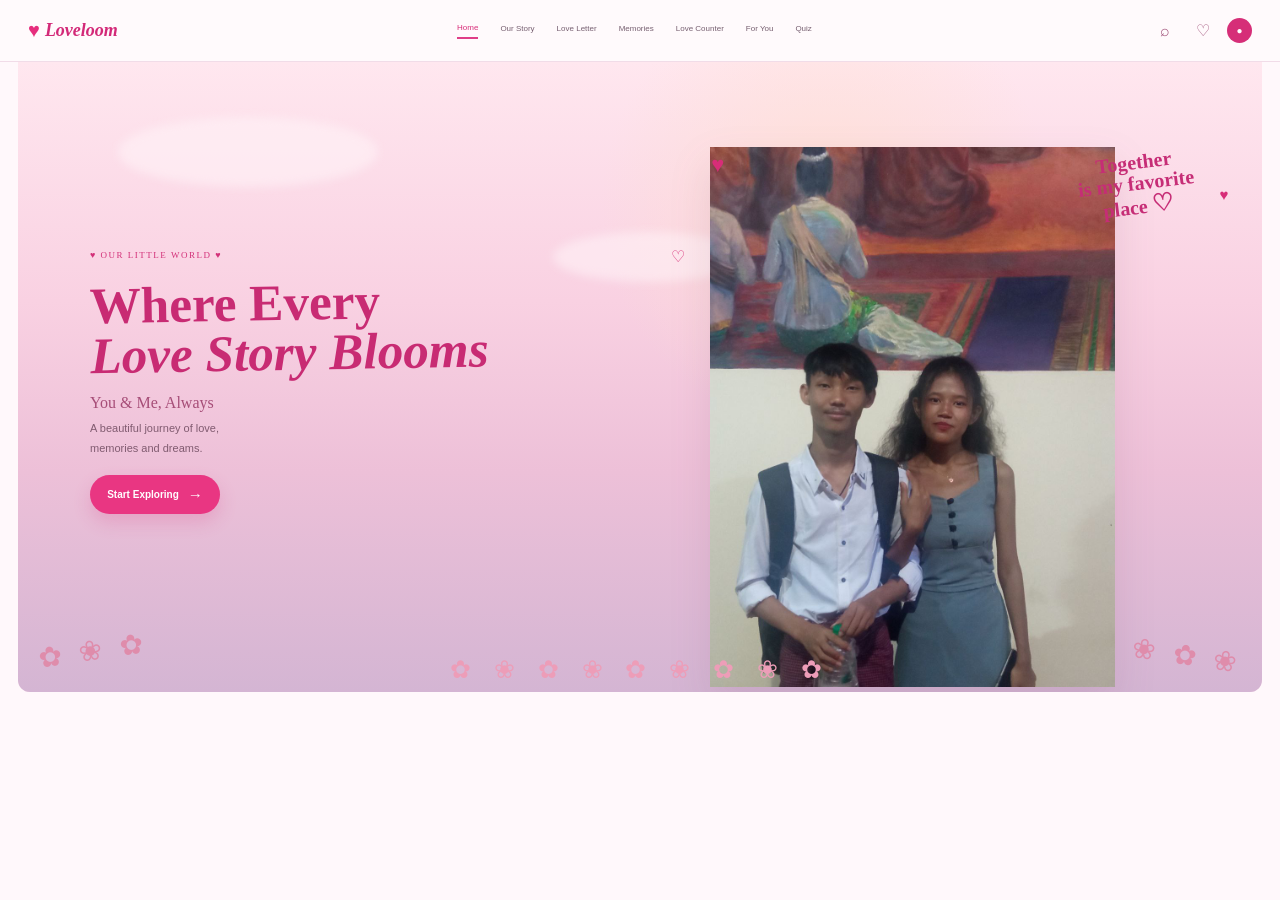
<file: index.html>
<!doctype html>
<html lang="en">
  <head>
    <meta charset="UTF-8" />
    <meta name="viewport" content="width=device-width, initial-scale=1.0" />
    <title>Loveloom | Home</title>
    <link rel="stylesheet" href="style.css" />
  </head>

  <body class="home-body">
    <div class="home-page">
      <header class="home-navbar">
        <a href="index.html" class="home-logo">
          <span class="home-logo-heart">♥</span>
          <span class="home-logo-text">Loveloom</span>
        </a>

        <nav class="home-nav">
          <a href="index.html" class="home-nav-link home-nav-active"> Home </a>

          <a href="ourstory.html" class="home-nav-link"> Our Story </a>

          <a href="loveletter.html" class="home-nav-link"> Love Letter </a>

          <a href="memories.html" class="home-nav-link"> Memories </a>

          <a href="lovecounter.html" class="home-nav-link"> Love Counter </a>

          <a href="foryou.html" class="home-nav-link"> For You </a>

          <a href="quiz.html" class="home-nav-link"> Quiz </a>
        </nav>

        <div class="home-nav-actions">
          <button class="home-icon-button" id="homeSearchButton">⌕</button>

          <button class="home-icon-button" id="homeHeartButton">♡</button>

          <button class="home-profile-button">●</button>
        </div>

        <button class="home-mobile-button" id="homeMobileButton">☰</button>
      </header>

      <main class="home-main">
        <section class="home-hero">
          <div class="home-hero-background"></div>

          <div class="home-cloud home-cloud-one"></div>
          <div class="home-cloud home-cloud-two"></div>
          <div class="home-cloud home-cloud-three"></div>

          <div class="home-hero-content">
            <div class="home-hero-text">
              <div class="home-mini-title">♥ OUR LITTLE WORLD ♥</div>

              <h1 class="home-hero-title">
                Where Every
                <span>Love Story Blooms</span>
              </h1>

              <p class="home-hero-subtitle">You & Me, Always</p>

              <p class="home-hero-description">
                A beautiful journey of love,<br />
                memories and dreams.
              </p>

              <a href="ourstory.html" class="home-start-button">
                <span>Start Exploring</span>
                <span class="home-button-arrow">→</span>
              </a>
            </div>

            <div class="home-hero-right">
              <div class="home-script-text">
                Together<br />
                is my favorite<br />
                place
                <span>♡</span>
              </div>

              <div class="home-heart home-heart-one">♥</div>

              <div class="home-heart home-heart-two">♡</div>

              <div class="home-heart home-heart-three">♥</div>

              <div class="home-couple-frame">
                <div class="home-couple-image-wrap">
                  <img
                    src="image/img2.jpg"
                    alt="Loveloom couple"
                    class="home-couple-image"
                  />
                </div>
              </div>
            </div>
          </div>

          <div class="home-flower-decoration home-flower-left">✿ ❀ ✿</div>

          <div class="home-flower-decoration home-flower-right">❀ ✿ ❀</div>

          <div class="home-bottom-flower">✿ ❀ ✿ ❀ ✿ ❀ ✿ ❀ ✿</div>
        </section>
      </main>
    </div>

    <div class="home-search-popup" id="homeSearchPopup">
      <div class="home-popup-box">
        <button class="home-popup-close" id="homeSearchClose">×</button>

        <div class="home-popup-icon">⌕</div>

        <h2 class="home-popup-title">Find a Memory</h2>

        <p class="home-popup-text">
          Search something special in our little world.
        </p>

        <div class="home-search-box">
          <input
            type="text"
            id="homeSearchInput"
            class="home-search-input"
            placeholder="Search..."
          />

          <button class="home-search-submit" id="homeSearchSubmit">
            Search
          </button>
        </div>

        <div class="home-search-result" id="homeSearchResult"></div>
      </div>
    </div>

    <div class="home-heart-message" id="homeHeartMessage">
      <div class="home-heart-message-box">
        <span class="home-message-heart">♥</span>
        <p class="home-message-text">You are my favorite place.</p>
      </div>
    </div>

    <script src="script.js"></script>
  </body>
</html>
</file>
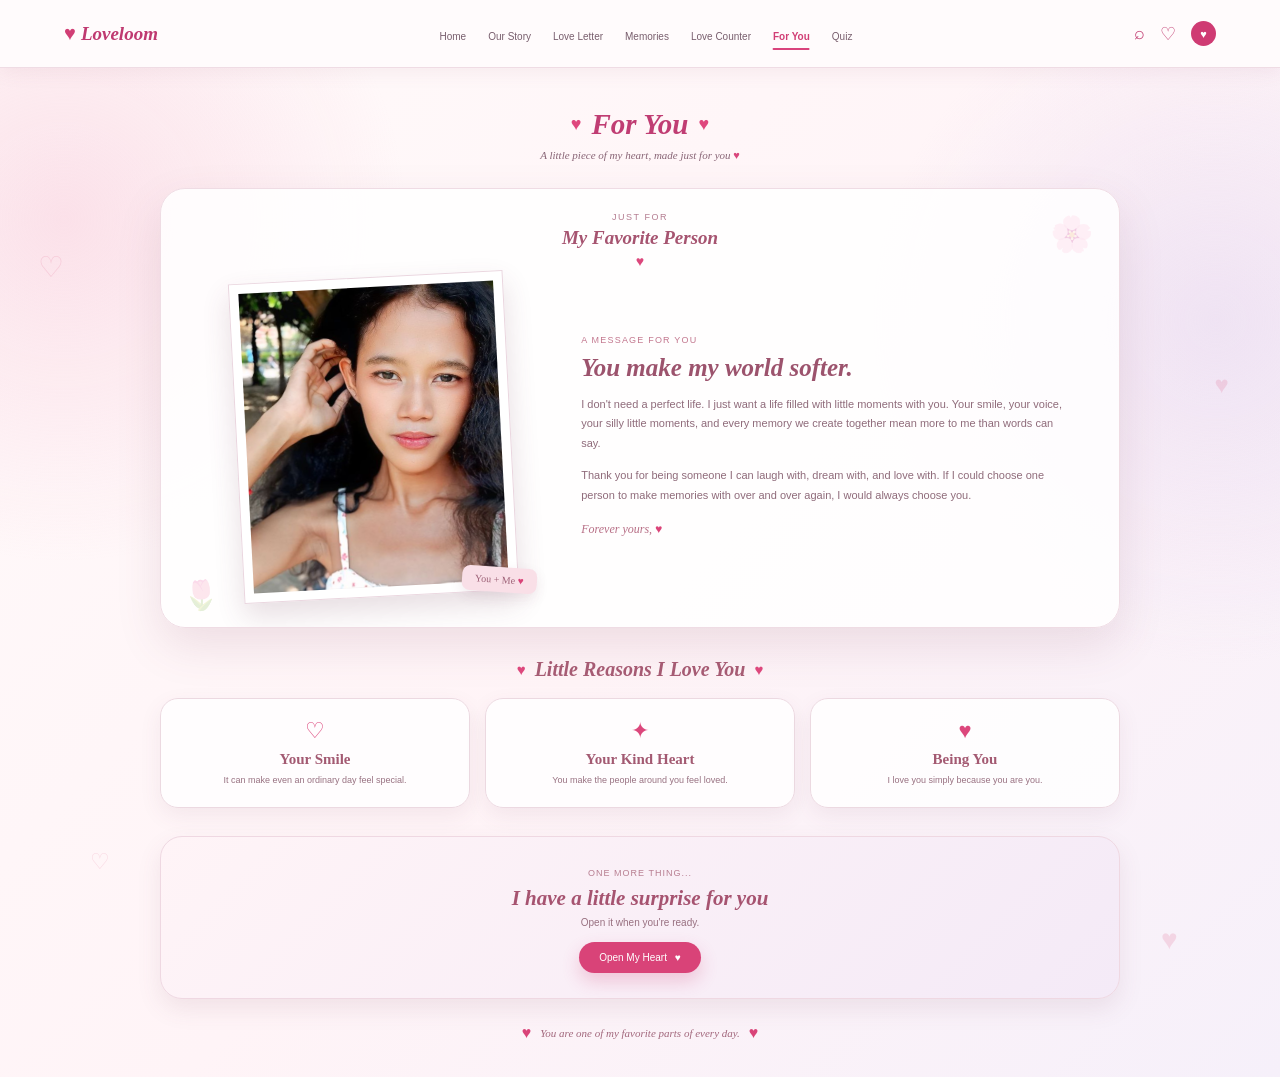
<file: foryou.html>
<!doctype html>
<html lang="en">
  <head>
    <meta charset="UTF-8" />
    <meta name="viewport" content="width=device-width, initial-scale=1.0" />
    <title>For You | Loveloom</title>
    <link rel="stylesheet" href="foryou.css" />
  </head>

  <body class="foryou-body">
    <nav class="foryou-navbar">
      <div class="foryou-logo">
        <span class="foryou-logo-heart">♥</span>
        <span class="foryou-logo-text">Loveloom</span>
      </div>

      <div class="foryou-nav-links" id="foryouNavLinks">
        <a class="foryou-nav-link" href="index.html">Home</a>
        <a class="foryou-nav-link" href="ourstory.html">Our Story</a>
        <a class="foryou-nav-link" href="loveletter.html">Love Letter</a>
        <a class="foryou-nav-link" href="memories.html">Memories</a>
        <a class="foryou-nav-link" href="lovecounter.html">Love Counter</a>
        <a class="foryou-nav-link foryou-nav-active" href="foryou.html"
          >For You</a
        >
        <a class="foryou-nav-link" href="quiz.html">Quiz</a>
      </div>

      <div class="foryou-nav-right">
        <span class="foryou-search">⌕</span>
        <span class="foryou-nav-heart">♡</span>
        <span class="foryou-user">♥</span>
      </div>

      <button class="foryou-menu" id="foryouMenu" type="button">☰</button>
    </nav>

    <main class="foryou-main">
      <div class="foryou-bg-heart foryou-bg-heart-one">♡</div>
      <div class="foryou-bg-heart foryou-bg-heart-two">♥</div>
      <div class="foryou-bg-heart foryou-bg-heart-three">♡</div>
      <div class="foryou-bg-heart foryou-bg-heart-four">♥</div>

      <section class="foryou-header">
        <div class="foryou-title-row">
          <span class="foryou-title-heart">♥</span>

          <h1 class="foryou-title">For You</h1>

          <span class="foryou-title-heart">♥</span>
        </div>

        <p class="foryou-subtitle">
          A little piece of my heart, made just for you
          <span class="foryou-subtitle-heart">♥</span>
        </p>
      </section>

      <section class="foryou-main-card">
        <div class="foryou-flower foryou-flower-one">🌸</div>

        <div class="foryou-flower foryou-flower-two">🌷</div>

        <div class="foryou-card-top">
          <span class="foryou-card-small"> Just for </span>

          <h2 class="foryou-card-title">My Favorite Person</h2>

          <span class="foryou-card-heart"> ♥ </span>
        </div>

        <div class="foryou-photo-area">
          <div class="foryou-photo-frame">
            <img
              class="foryou-photo"
              src="image/img4.jpg"
              alt="My Favorite Person"
            />
          </div>

          <div class="foryou-photo-note">
            You + Me
            <span>♥</span>
          </div>
        </div>

        <div class="foryou-message-area">
          <span class="foryou-message-label"> A message for you </span>

          <h2 class="foryou-message-title">You make my world softer.</h2>

          <p class="foryou-message-text">
            I don't need a perfect life. I just want a life filled with little
            moments with you. Your smile, your voice, your silly little moments,
            and every memory we create together mean more to me than words can
            say.
          </p>
          <p class="foryou-message-text">
            Thank you for being someone I can laugh with, dream with, and love
            with. If I could choose one person to make memories with over and
            over again, I would always choose you.
          </p>

          <div class="foryou-signature">
            Forever yours,
            <span>♥</span>
          </div>
        </div>
      </section>

      <section class="foryou-reasons">
        <div class="foryou-section-heading">
          <span class="foryou-heading-heart">♥</span>

          <h2 class="foryou-section-title">Little Reasons I Love You</h2>

          <span class="foryou-heading-heart">♥</span>
        </div>

        <div class="foryou-reasons-grid">
          <div class="foryou-reason-card">
            <span class="foryou-reason-icon">♡</span>
            <h3 class="foryou-reason-title">Your Smile</h3>
            <p class="foryou-reason-text">
              It can make even an ordinary day feel special.
            </p>
          </div>

          <div class="foryou-reason-card">
            <span class="foryou-reason-icon">✦</span>
            <h3 class="foryou-reason-title">Your Kind Heart</h3>
            <p class="foryou-reason-text">
              You make the people around you feel loved.
            </p>
          </div>

          <div class="foryou-reason-card">
            <span class="foryou-reason-icon">♥</span>
            <h3 class="foryou-reason-title">Being You</h3>
            <p class="foryou-reason-text">
              I love you simply because you are you.
            </p>
          </div>
        </div>
      </section>

      <section class="foryou-surprise-section">
        <div class="foryou-surprise-card">
          <span class="foryou-surprise-small"> One more thing... </span>

          <h2 class="foryou-surprise-title">
            I have a little surprise for you
          </h2>

          <p class="foryou-surprise-text">Open it when you're ready.</p>

          <button
            class="foryou-surprise-button"
            id="foryouSurpriseButton"
            type="button"
          >
            <span>Open My Heart</span>
            <span>♥</span>
          </button>
        </div>
      </section>

      <section class="foryou-bottom">
        <span class="foryou-bottom-heart">♥</span>

        <p class="foryou-bottom-text">
          You are one of my favorite parts of every day.
        </p>

        <span class="foryou-bottom-heart">♥</span>
      </section>
    </main>

    <div class="foryou-popup" id="foryouPopup">
      <div class="foryou-popup-box">
        <button class="foryou-popup-close" id="foryouPopupClose" type="button">
          ×
        </button>

        <div class="foryou-popup-heart">♥</div>

        <span class="foryou-popup-small"> If you ever forget... </span>

        <h2 class="foryou-popup-title">You Are Loved</h2>

        <p class="foryou-popup-text">
          More than yesterday, less than tomorrow.
        </p>
        <p class="foryou-popup-text">
          No matter where life takes us, there will always be a little place in
          my heart that belongs only to you.
        </p>

        <div class="foryou-popup-ending">Always you ♥</div>
      </div>
    </div>

    <script src="foryou.js"></script>
  </body>
</html>
</file>
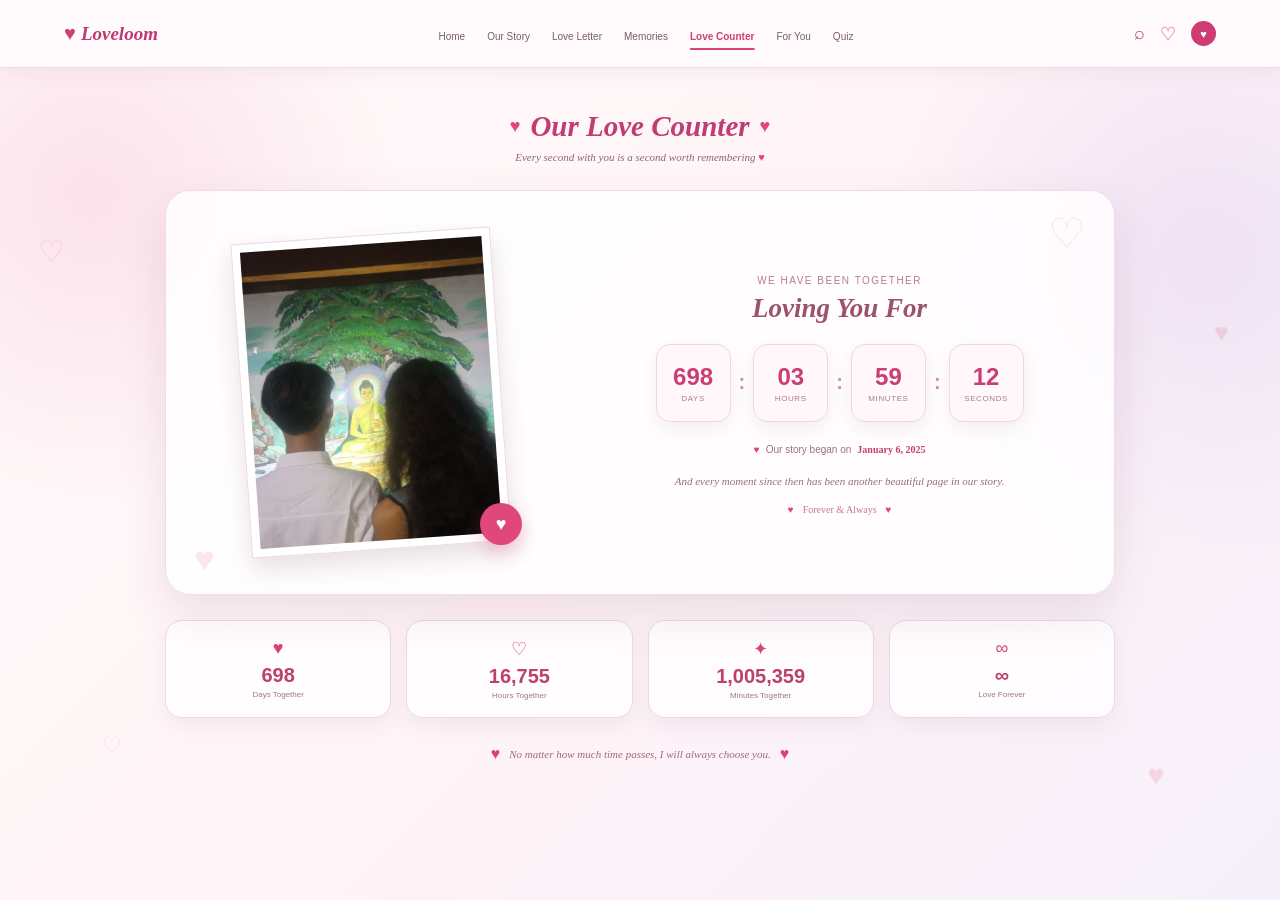
<file: lovecounter.html>
<!doctype html>
<html lang="en">
  <head>
    <meta charset="UTF-8" />
    <meta name="viewport" content="width=device-width, initial-scale=1.0" />
    <title>Love Counter | Loveloom</title>
    <link rel="stylesheet" href="lovercounter.css" />
  </head>

  <body class="lovecounter-body">
    <nav class="lovecounter-navbar">
      <div class="lovecounter-logo">
        <span class="lovecounter-logo-heart">♥</span>
        <span class="lovecounter-logo-text">Loveloom</span>
      </div>

      <div class="lovecounter-nav-links" id="lovecounterNavLinks">
        <a class="lovecounter-nav-link" href="index.html">Home</a>
        <a class="lovecounter-nav-link" href="ourstory.html">Our Story</a>
        <a class="lovecounter-nav-link" href="loveletter.html">Love Letter</a>
        <a class="lovecounter-nav-link" href="memories.html">Memories</a>
        <a
          class="lovecounter-nav-link lovecounter-nav-active"
          href="lovecounter.html"
          >Love Counter</a
        >
        <a class="lovecounter-nav-link" href="foryou.html">For You</a>
        <a class="lovecounter-nav-link" href="quiz.html">Quiz</a>
      </div>

      <div class="lovecounter-nav-right">
        <span class="lovecounter-search">⌕</span>
        <span class="lovecounter-nav-heart">♡</span>
        <span class="lovecounter-user">♥</span>
      </div>

      <button class="lovecounter-menu" id="lovecounterMenu" type="button">
        ☰
      </button>
    </nav>

    <main class="lovecounter-main">
      <div class="lovecounter-bg-heart lovecounter-bg-heart-one">♡</div>
      <div class="lovecounter-bg-heart lovecounter-bg-heart-two">♥</div>
      <div class="lovecounter-bg-heart lovecounter-bg-heart-three">♡</div>
      <div class="lovecounter-bg-heart lovecounter-bg-heart-four">♥</div>

      <section class="lovecounter-header">
        <div class="lovecounter-title-row">
          <span class="lovecounter-title-heart">♥</span>

          <h1 class="lovecounter-title">Our Love Counter</h1>

          <span class="lovecounter-title-heart">♥</span>
        </div>

        <p class="lovecounter-subtitle">
          Every second with you is a second worth remembering
          <span class="lovecounter-subtitle-heart">♥</span>
        </p>
      </section>

      <section class="lovecounter-love-card">
        <div class="lovecounter-card-decoration lovecounter-decoration-one">
          ♡
        </div>

        <div class="lovecounter-card-decoration lovecounter-decoration-two">
          ♥
        </div>

        <div class="lovecounter-photo-area">
          <div class="lovecounter-photo-frame">
            <img
              class="lovecounter-photo"
              src="image/img3.jpg"
              alt="Our Love"
            />
          </div>

          <div class="lovecounter-photo-heart">♥</div>
        </div>

        <div class="lovecounter-content">
          <span class="lovecounter-small-title"> We have been together </span>

          <h2 class="lovecounter-main-title">Loving You For</h2>

          <div class="lovecounter-counter">
            <div class="lovecounter-box">
              <span class="lovecounter-number" id="lovecounterDays"> 0 </span>

              <span class="lovecounter-label"> Days </span>
            </div>

            <div class="lovecounter-separator">:</div>
            <div class="lovecounter-box">
              <span class="lovecounter-number" id="lovecounterHours"> 00 </span>

              <span class="lovecounter-label"> Hours </span>
            </div>

            <div class="lovecounter-separator">:</div>

            <div class="lovecounter-box">
              <span class="lovecounter-number" id="lovecounterMinutes">
                00
              </span>

              <span class="lovecounter-label"> Minutes </span>
            </div>

            <div class="lovecounter-separator">:</div>

            <div class="lovecounter-box">
              <span class="lovecounter-number" id="lovecounterSeconds">
                00
              </span>

              <span class="lovecounter-label"> Seconds </span>
            </div>
          </div>

          <div class="lovecounter-start-date">
            <span class="lovecounter-start-heart"> ♥ </span>

            <span class="lovecounter-start-label"> Our story began on </span>

            <strong class="lovecounter-start-value" id="lovecounterStartDate">
              June 20, 2023
            </strong>
          </div>

          <p class="lovecounter-message">
            And every moment since then has been another beautiful page in our
            story.
          </p>

          <div class="lovecounter-love-line">
            <span>♥</span>
            <span>Forever & Always</span>
            <span>♥</span>
          </div>
        </div>
      </section>

      <section class="lovecounter-stats">
        <div class="lovecounter-stat-card">
          <span class="lovecounter-stat-icon"> ♥ </span>

          <strong class="lovecounter-stat-number" id="lovecounterTotalDays">
            0
          </strong>

          <span class="lovecounter-stat-label"> Days Together </span>
        </div>

        <div class="lovecounter-stat-card">
          <span class="lovecounter-stat-icon"> ♡ </span>

          <strong class="lovecounter-stat-number" id="lovecounterTotalHours">
            0
          </strong>

          <span class="lovecounter-stat-label"> Hours Together </span>
        </div>

        <div class="lovecounter-stat-card">
          <span class="lovecounter-stat-icon"> ✦ </span>

          <strong class="lovecounter-stat-number" id="lovecounterTotalMinutes">
            0
          </strong>

          <span class="lovecounter-stat-label"> Minutes Together </span>
        </div>

        <div class="lovecounter-stat-card">
          <span class="lovecounter-stat-icon"> ∞ </span>

          <strong class="lovecounter-stat-number"> ∞ </strong>

          <span class="lovecounter-stat-label"> Love Forever </span>
        </div>
      </section>

      <section class="lovecounter-bottom">
        <span class="lovecounter-bottom-heart"> ♥ </span>

        <p class="lovecounter-bottom-text">
          No matter how much time passes, I will always choose you.
        </p>

        <span class="lovecounter-bottom-heart"> ♥ </span>
      </section>
    </main>

    <script src="lovecounter.js"></script>
  </body>
</html>
</file>
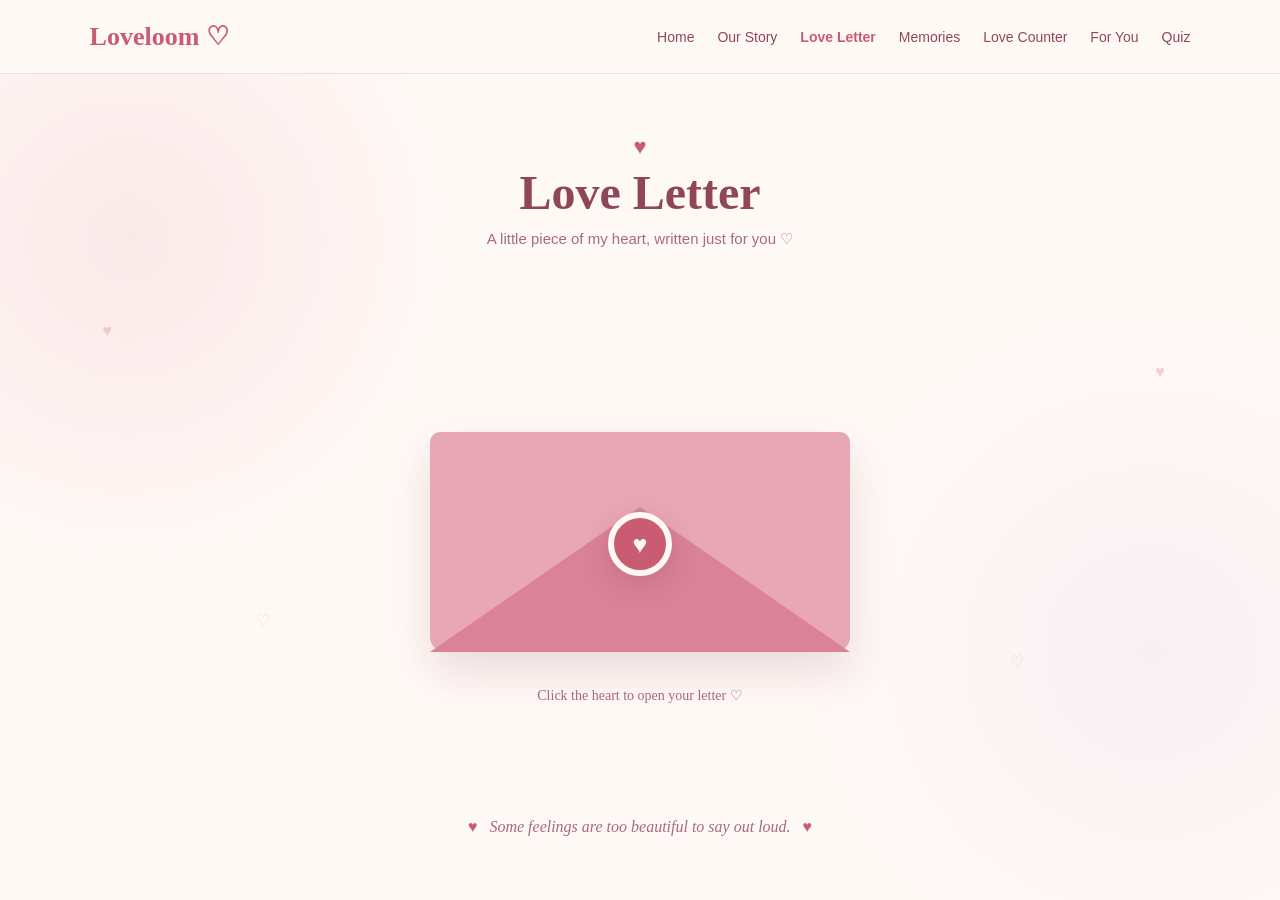
<file: loveletter.html>
<!doctype html>
<html lang="en">
  <head>
    <meta charset="UTF-8" />
    <meta name="viewport" content="width=device-width, initial-scale=1.0" />
    <title>Love Letter | Loveloom</title>
    <link rel="stylesheet" href="loveletter.css" />
  </head>

  <body class="loveletter-body">
    <nav class="loveletter-navbar">
      <div class="loveletter-logo">Loveloom ♡</div>

      <div class="loveletter-nav-links">
        <a class="loveletter-nav-link" href="index.html">Home</a>
        <a class="loveletter-nav-link" href="ourstory.html">Our Story</a>
        <a class="loveletter-nav-link loveletter-active" href="loveletter.html"
          >Love Letter</a
        >
        <a class="loveletter-nav-link" href="memories.html">Memories</a>
        <a class="loveletter-nav-link" href="lovecounter.html">Love Counter</a>
        <a class="loveletter-nav-link" href="foryou.html">For You</a>
        <a class="loveletter-nav-link" href="quiz.html">Quiz</a>
      </div>

      <button class="loveletter-menu-btn" id="loveletterMenuBtn">☰</button>
    </nav>

    <main class="loveletter-main">
      <div class="loveletter-floating-heart loveletter-heart-one">♥</div>
      <div class="loveletter-floating-heart loveletter-heart-two">♡</div>
      <div class="loveletter-floating-heart loveletter-heart-three">♥</div>
      <div class="loveletter-floating-heart loveletter-heart-four">♡</div>

      <section class="loveletter-header">
        <div class="loveletter-heading-heart">♥</div>

        <h1 class="loveletter-title">Love Letter</h1>

        <p class="loveletter-subtitle">
          A little piece of my heart, written just for you ♡
        </p>
      </section>

      <section class="loveletter-content">
        <div class="loveletter-envelope-area">
          <div class="loveletter-envelope" id="loveletterEnvelope">
            <div class="loveletter-back"></div>

            <div class="loveletter-paper" id="loveletterPaper">
              <div class="loveletter-paper-inner">
                <div class="loveletter-paper-heart">♥</div>

                <h2 class="loveletter-paper-title">To My Favorite Person</h2>

                <p class="loveletter-greeting">My love,</p>

                <p class="loveletter-paragraph">
                  Sometimes I wonder how one person can make ordinary days feel
                  so special.
                </p>

                <p class="loveletter-paragraph">
                  You make me smile without trying, you make my heart feel safe,
                  and you make every little moment worth remembering.
                </p>

                <p class="loveletter-paragraph">
                  Thank you for being part of my story. I hope we continue
                  writing beautiful chapters together.
                </p>

                <p class="loveletter-paragraph">
                  I choose you today, tomorrow, and every beautiful day after
                  that.
                </p>

                <p class="loveletter-signature">Forever yours ♡</p>
              </div>
            </div>

            <div class="loveletter-front"></div>
            <button
              class="loveletter-heart-button"
              id="loveletterHeartButton"
              type="button"
            >
              ♥
            </button>
          </div>

          <p class="loveletter-hint" id="loveletterHint">
            Click the heart to open your letter ♡
          </p>
        </div>
      </section>

      <section class="loveletter-footer-message">
        <span class="loveletter-footer-heart">♥</span>

        <p class="loveletter-footer-text">
          Some feelings are too beautiful to say out loud.
        </p>

        <span class="loveletter-footer-heart">♥</span>
      </section>
    </main>

    <script src="loveletter.js"></script>
  </body>
</html>
</file>
<file: style.css>
.home-body {
  margin: 0;
  background: #eeeaf8;
  font-family: "Poppins", "Segoe UI", sans-serif;
}

.home-page {
  width: min(1280px, 100%);
  min-height: 100vh;
  margin: auto;
  overflow: hidden;
  background: #fff8fb;
}

.home-navbar {
  width: 100%;
  height: 62px;
  padding: 0 28px;
  box-sizing: border-box;
  display: flex;
  align-items: center;
  justify-content: space-between;
  background: rgba(255, 250, 252, 0.97);
  border-bottom: 1px solid #f1dce8;
  position: relative;
  z-index: 20;
}

.home-logo {
  display: flex;
  align-items: center;
  gap: 5px;
  color: #d32978;
  text-decoration: none;
}

.home-logo-heart {
  color: #e62d7d;
  font-size: 20px;
}

.home-logo-text {
  font-family: Georgia, serif;
  font-size: 18px;
  font-weight: 700;
  font-style: italic;
}

.home-nav {
  display: flex;
  align-items: center;
  justify-content: center;
  gap: 22px;
}

.home-nav-link {
  padding-bottom: 5px;
  color: #765f70;
  text-decoration: none;
  font-size: 8px;
  white-space: nowrap;
  transition: 0.25s ease;
}

.home-nav-link:hover {
  color: #d82c79;
}

.home-nav-active {
  color: #d82c79;
  border-bottom: 2px solid #df3e87;
}

.home-nav-actions {
  display: flex;
  align-items: center;
  gap: 10px;
}

.home-icon-button {
  width: 28px;
  height: 28px;
  padding: 0;
  border: 0;
  background: transparent;
  color: #a1537b;
  font-size: 16px;
  cursor: pointer;
}

.home-profile-button {
  width: 25px;
  height: 25px;
  padding: 0;
  border: 0;
  border-radius: 50%;
  color: #fff;
  background: #d62e78;
  font-size: 10px;
  cursor: pointer;
}

.home-mobile-button {
  display: none;
  width: 34px;
  height: 34px;
  border: 0;
  border-radius: 8px;
  color: #c82d74;
  background: #f8dce9;
  cursor: pointer;
}

.home-main {
  width: 100%;
}

.home-hero {
  min-height: 630px;
  margin: 0 18px 18px;
  position: relative;
  overflow: hidden;
  border-radius: 0 0 12px 12px;
  background: #fbdce8;
}

.home-hero-background {
  position: absolute;
  inset: 0;
  background:
    radial-gradient(
      circle at 65% 23%,
      rgba(255, 224, 210, 0.9) 0,
      rgba(255, 224, 210, 0.5) 9%,
      transparent 24%
    ),
    linear-gradient(180deg, #ffe7ef 0%, #f9d1e2 38%, #edc0d8 65%, #d4b5d3 100%);
}

.home-cloud {
  position: absolute;
  border-radius: 50%;
  background: rgba(255, 244, 248, 0.55);
  filter: blur(5px);
}

.home-cloud-one {
  width: 260px;
  height: 70px;
  top: 55px;
  left: 8%;
}

.home-cloud-two {
  width: 220px;
  height: 55px;
  top: 105px;
  right: 12%;
}

.home-cloud-three {
  width: 190px;
  height: 50px;
  top: 170px;
  left: 43%;
}

.home-hero-content {
  min-height: 630px;
  position: relative;
  z-index: 5;
  display: grid;
  grid-template-columns: 46% 54%;
  align-items: center;
}

.home-hero-text {
  padding-left: 72px;
  padding-top: 10px;
}

.home-mini-title {
  margin-bottom: 17px;
  color: #d33179;
  font-family: Georgia, serif;
  font-size: 9px;
  letter-spacing: 1.5px;
}

.home-hero-title {
  margin: 0;
  color: #c82b73;
  font-family: "Comic Sans MS", "Segoe Print", cursive;
  font-size: clamp(40px, 4vw, 53px);
  line-height: 0.98;
  font-weight: 700;
  transform: rotate(-1deg);
}

.home-hero-title span {
  display: block;
  font-style: italic;
}

.home-hero-subtitle {
  margin: 17px 0 7px;
  color: #a64d77;
  font-family: Georgia, serif;
  font-size: 16px;
}

.home-hero-description {
  margin: 0;
  color: #805b70;
  font-size: 11px;
  line-height: 1.8;
}

.home-start-button {
  min-width: 130px;
  min-height: 39px;
  margin-top: 17px;
  padding: 0 17px;
  box-sizing: border-box;
  display: inline-flex;
  align-items: center;
  justify-content: center;
  gap: 9px;
  border-radius: 22px;
  color: #fff;
  background: #e93682;
  text-decoration: none;
  font-size: 10px;
  font-weight: 600;
  box-shadow: 0 8px 18px rgba(214, 48, 120, 0.2);
  transition: 0.3s ease;
}

.home-start-button:hover {
  transform: translateY(-3px);
  background: #d72f76;
}

.home-button-arrow {
  font-size: 15px;
}

.home-hero-right {
  height: 100%;
  position: relative;
}

.home-couple-frame {
  width: 100%;
  height: 100%;
  position: absolute;
  right: 0;
  bottom: 0;
  display: flex;
  align-items: flex-end;
  justify-content: center;
}

.home-couple-image-wrap {
  width: min(570px, 100%);
  height: 540px;
  margin-right: 4%;
  margin-bottom: 5px;
  position: relative;
}

.home-couple-image {
  width: 100%;
  height: 100%;
  display: block;
  object-fit: contain;
  object-position: center bottom;
  filter: drop-shadow(0 18px 20px rgba(110, 55, 90, 0.12));
}

.home-script-text {
  position: absolute;
  top: 90px;
  right: 10%;
  z-index: 8;
  color: #c62d76;
  font-family: "Comic Sans MS", "Segoe Print", cursive;
  font-size: 20px;
  line-height: 1.05;
  font-weight: 700;
  text-align: center;
  transform: rotate(-7deg);
}

.home-script-text span {
  font-size: 24px;
}

.home-heart {
  position: absolute;
  z-index: 9;
  color: #d72d78;
  font-family: Georgia, serif;
  animation: homeFloat 3s ease-in-out infinite;
}

.home-heart-one {
  top: 90px;
  left: 18%;
  font-size: 22px;
}

.home-heart-two {
  top: 185px;
  left: 12%;
  font-size: 16px;
  animation-delay: 0.7s;
}

.home-heart-three {
  top: 125px;
  right: 5%;
  font-size: 15px;
  animation-delay: 1.3s;
}

.home-flower-decoration {
  position: absolute;
  z-index: 6;
  color: #df8cab;
  font-size: 28px;
  letter-spacing: 5px;
}

.home-flower-left {
  bottom: 25px;
  left: 20px;
  transform: rotate(-8deg);
}

.home-flower-right {
  right: 20px;
  bottom: 20px;
  transform: rotate(8deg);
}

.home-bottom-flower {
  position: absolute;
  z-index: 7;
  bottom: 8px;
  left: 50%;
  transform: translateX(-50%);
  color: #ed9db8;
  font-size: 25px;
  letter-spacing: 8px;
  white-space: nowrap;
}

@keyframes homeFloat {
  0%,
  100% {
    transform: translateY(0) rotate(0);
  }

  50% {
    transform: translateY(-9px) rotate(5deg);
  }
}

.home-search-popup {
  position: fixed;
  inset: 0;
  z-index: 100;
  display: flex;
  align-items: center;
  justify-content: center;
  padding: 20px;
  box-sizing: border-box;
  background: rgba(70, 40, 58, 0.35);
  backdrop-filter: blur(4px);
  visibility: hidden;
  opacity: 0;
  transition: 0.3s ease;
}

.home-search-popup.home-popup-show {
  visibility: visible;
  opacity: 1;
}

.home-popup-box {
  width: min(430px, 100%);
  padding: 35px;
  box-sizing: border-box;
  position: relative;
  text-align: center;
  border-radius: 20px;
  background: #fff8fb;
  box-shadow: 0 25px 60px rgba(91, 45, 69, 0.2);
  transform: translateY(15px);
  transition: 0.3s ease;
}

.home-popup-show .home-popup-box {
  transform: translateY(0);
}

.home-popup-close {
  width: 30px;
  height: 30px;
  position: absolute;
  top: 12px;
  right: 12px;
  border: 0;
  border-radius: 50%;
  color: #c62c73;
  background: #f8dce8;
  font-size: 18px;
  cursor: pointer;
}

.home-popup-icon {
  color: #d52e79;
  font-size: 32px;
}

.home-popup-title {
  margin: 10px 0 5px;
  color: #9b3f6e;
  font-family: Georgia, serif;
  font-size: 25px;
}

.home-popup-text {
  margin: 0;
  color: #88697b;
  font-size: 10px;
}

.home-search-box {
  margin-top: 20px;
  display: flex;
  gap: 7px;
}

.home-search-input {
  width: 100%;
  min-height: 40px;
  padding: 0 13px;
  box-sizing: border-box;
  border: 1px solid #efc9d9;
  outline: 0;
  border-radius: 20px;
  color: #76536a;
  background: #fff;
  font-size: 10px;
}

.home-search-submit {
  min-width: 75px;
  border: 0;
  border-radius: 20px;
  color: #fff;
  background: #e63680;
  cursor: pointer;
  font-size: 10px;
}

.home-search-result {
  min-height: 20px;
  margin-top: 12px;
  color: #c52d73;
  font-size: 10px;
}

.home-heart-message {
  position: fixed;
  right: 25px;
  bottom: 25px;
  z-index: 90;
  visibility: hidden;
  opacity: 0;
  transform: translateY(15px);
  transition: 0.3s ease;
}

.home-heart-message.home-message-show {
  visibility: visible;
  opacity: 1;
  transform: translateY(0);
}

.home-heart-message-box {
  min-width: 190px;
  padding: 15px 20px;
  box-sizing: border-box;
  display: flex;
  align-items: center;
  gap: 10px;
  border-radius: 15px;
  background: #fff;
  box-shadow: 0 12px 30px rgba(92, 44, 69, 0.16);
}

.home-message-heart {
  color: #e52e7c;
  font-size: 22px;
}

.home-message-text {
  margin: 0;
  color: #9a4b73;
  font-family: Georgia, serif;
  font-size: 11px;
}

@media (max-width: 1000px) {
  .home-nav {
    gap: 13px;
  }

  .home-hero-text {
    padding-left: 45px;
  }

  .home-hero-title {
    font-size: 43px;
  }

  .home-script-text {
    right: 5%;
    font-size: 17px;
  }

  .home-couple-image-wrap {
    width: 520px;
  }
}

@media (max-width: 800px) {
  .home-nav {
    display: none;
    width: 100%;
    padding: 18px;
    box-sizing: border-box;
    position: absolute;
    top: 62px;
    left: 0;
    flex-direction: column;
    gap: 18px;
    background: #fff8fb;
    border-bottom: 1px solid #f0d9e5;
  }

  .home-nav.home-mobile-open {
    display: flex;
  }

  .home-nav-actions {
    display: none;
  }

  .home-mobile-button {
    display: block;
  }

  .home-hero-content {
    min-height: 720px;
    grid-template-columns: 1fr;
  }

  .home-hero-text {
    padding: 60px 30px 0;
    text-align: center;
  }

  .home-hero-right {
    min-height: 380px;
  }

  .home-couple-image-wrap {
    width: 440px;
    height: 390px;
    margin: 0 auto;
  }

  .home-script-text {
    top: 35px;
    right: 12%;
  }

  .home-heart-one {
    top: 40px;
    left: 15%;
  }
}

@media (max-width: 520px) {
  .home-navbar {
    padding: 0 16px;
  }

  .home-hero {
    margin: 0 8px 8px;
  }

  .home-hero-text {
    padding: 45px 18px 0;
  }

  .home-hero-title {
    font-size: 37px;
  }

  .home-hero-subtitle {
    font-size: 14px;
  }

  .home-hero-description {
    font-size: 10px;
  }

  .home-couple-image-wrap {
    width: 340px;
    height: 330px;
  }

  .home-script-text {
    top: 30px;
    right: 4%;
    font-size: 14px;
  }

  .home-bottom-flower {
    font-size: 18px;
    letter-spacing: 3px;
  }

  .home-flower-left,
  .home-flower-right {
    font-size: 18px;
  }
}
</file>
<file: foryou.css>
.foryou-body {
  margin: 0;
  min-height: 100vh;
  overflow-x: hidden;
  background: #f7edf4;
  color: #75475e;
  font-family: "Segoe UI", sans-serif;
}

.foryou-navbar {
  width: 100%;
  height: 68px;
  padding: 0 5%;
  box-sizing: border-box;
  display: flex;
  align-items: center;
  justify-content: space-between;
  background: rgba(255, 251, 252, 0.97);
  border-bottom: 1px solid #efdce4;
  box-shadow: 0 4px 18px rgba(135, 75, 104, 0.08);
  position: relative;
  z-index: 100;
}

.foryou-logo {
  display: flex;
  align-items: center;
  gap: 5px;
}

.foryou-logo-heart {
  color: #d13e75;
  font-size: 20px;
}

.foryou-logo-text {
  color: #bf3970;
  font-size: 19px;
  font-weight: 700;
  font-style: italic;
  font-family: cursive;
}

.foryou-nav-links {
  display: flex;
  align-items: center;
  gap: 22px;
}

.foryou-nav-link {
  position: relative;
  padding: 25px 0 20px;
  color: #785e6d;
  text-decoration: none;
  font-size: 10px;
  white-space: nowrap;
  transition: 0.3s ease;
}

.foryou-nav-link:hover {
  color: #d33f77;
}

.foryou-nav-link::after {
  content: "";
  position: absolute;
  left: 50%;
  bottom: 12px;
  width: 0;
  height: 2px;
  border-radius: 5px;
  background: #d9437c;
  transform: translateX(-50%);
  transition: 0.3s ease;
}

.foryou-nav-link:hover::after,
.foryou-nav-active::after {
  width: 100%;
}

.foryou-nav-active {
  color: #d13e75;
  font-weight: 700;
}

.foryou-nav-right {
  display: flex;
  align-items: center;
  gap: 15px;
  color: #c13b70;
}

.foryou-search,
.foryou-nav-heart {
  font-size: 18px;
  cursor: pointer;
  transition: 0.3s ease;
}

.foryou-search:hover,
.foryou-nav-heart:hover {
  transform: scale(1.2);
}

.foryou-user {
  width: 25px;
  height: 25px;
  display: flex;
  align-items: center;
  justify-content: center;
  border-radius: 50%;
  background: #cf3b73;
  color: #fff;
  font-size: 11px;
}

.foryou-menu {
  display: none;
  border: 0;
  background: transparent;
  color: #c13c70;
  font-size: 24px;
  cursor: pointer;
}

.foryou-main {
  position: relative;
  min-height: calc(100vh - 68px);
  padding: 40px 5% 35px;
  box-sizing: border-box;
  overflow: hidden;
  background:
    radial-gradient(
      circle at 5% 15%,
      rgba(246, 192, 211, 0.42),
      transparent 23%
    ),
    radial-gradient(
      circle at 95% 25%,
      rgba(226, 211, 239, 0.5),
      transparent 24%
    ),
    linear-gradient(135deg, #fffafa, #fff4f7 52%, #f6f0fa);
}

.foryou-header {
  position: relative;
  z-index: 5;
  text-align: center;
  animation: foryouHeaderIn 0.8s ease both;
}

.foryou-title-row {
  display: flex;
  justify-content: center;
  align-items: center;
  gap: 10px;
}

.foryou-title {
  margin: 0;
  color: #c03d73;
  font-size: 29px;
  font-family: cursive;
  font-style: italic;
}

.foryou-title-heart {
  color: #df477d;
  font-size: 18px;
  animation: foryouHeart 1.8s infinite;
}

.foryou-subtitle {
  margin: 8px 0 27px;
  color: #896576;
  font-size: 11px;
  font-family: cursive;
  font-style: italic;
}

.foryou-subtitle-heart {
  color: #d9467c;
}

.foryou-main-card {
  position: relative;
  width: min(960px, 100%);
  margin: 0 auto;
  padding: 30px 35px;
  box-sizing: border-box;
  display: grid;
  grid-template-columns: 40% 60%;
  align-items: center;
  border: 1px solid #efdce4;
  border-radius: 25px;
  background: rgba(255, 255, 255, 0.84);
  box-shadow: 0 18px 45px rgba(120, 62, 91, 0.13);
  overflow: hidden;
  animation: foryouCardIn 0.9s ease both;
}

.foryou-card-top {
  position: absolute;
  top: 17px;
  left: 0;
  right: 0;
  text-align: center;
}

.foryou-card-small {
  color: #b47c90;
  font-size: 9px;
  letter-spacing: 1.5px;
  text-transform: uppercase;
}

.foryou-card-title {
  margin: 3px 0;
  color: #a65470;
  font-size: 19px;
  font-family: cursive;
  font-style: italic;
}

.foryou-card-heart {
  color: #dc477c;
  font-size: 14px;
}

.foryou-photo-area {
  position: relative;
  display: flex;
  justify-content: center;
  padding-top: 58px;
}

.foryou-photo-frame {
  width: 275px;
  height: 320px;
  padding: 9px;
  box-sizing: border-box;
  background: #fff;
  border: 1px solid #ead6df;
  box-shadow: 0 13px 28px rgba(107, 54, 80, 0.16);
  transform: rotate(-3deg);
  transition: 0.5s ease;
}

.foryou-photo-frame:hover {
  transform: rotate(0deg) scale(1.03);
}

.foryou-photo {
  width: 100%;
  height: 100%;
  display: block;
  object-fit: cover;
}

.foryou-photo-note {
  position: absolute;
  right: 15px;
  bottom: 5px;
  padding: 7px 13px;
  border-radius: 8px;
  background: #f9dfe7;
  color: #9d6076;
  font-size: 10px;
  font-family: cursive;
  transform: rotate(4deg);
  box-shadow: 0 5px 13px rgba(105, 52, 77, 0.1);
}

.foryou-photo-note span {
  color: #d94378;
}

.foryou-message-area {
  padding: 60px 15px 10px 30px;
  text-align: left;
}

.foryou-message-label {
  color: #c2768d;
  font-size: 9px;
  letter-spacing: 1.2px;
  text-transform: uppercase;
}

.foryou-message-title {
  margin: 7px 0 13px;
  color: #9c536d;
  font-size: 25px;
  font-family: cursive;
  font-style: italic;
}

.foryou-message-text {
  margin: 0 0 12px;
  color: #8f6b7a;
  font-size: 11px;
  line-height: 1.8;
}

.foryou-signature {
  margin-top: 17px;
  color: #b76e85;
  font-size: 12px;
  font-family: cursive;
  font-style: italic;
}

.foryou-signature span {
  color: #db4378;
}

.foryou-flower {
  position: absolute;
  color: rgba(212, 68, 121, 0.2);
  pointer-events: none;
}

.foryou-flower-one {
  top: 25px;
  right: 25px;
  font-size: 35px;
  animation: foryouFloat 5s infinite ease-in-out;
}

.foryou-flower-two {
  bottom: 15px;
  left: 22px;
  font-size: 29px;
  animation: foryouFloat 6s 1s infinite ease-in-out;
}

.foryou-reasons {
  width: min(960px, 100%);
  margin: 30px auto 0;
  animation: foryouSectionIn 1s 0.2s ease both;
}

.foryou-section-heading {
  display: flex;
  align-items: center;
  justify-content: center;
  gap: 9px;
  margin-bottom: 17px;
}

.foryou-heading-heart {
  color: #dd477c;
  font-size: 15px;
}

.foryou-section-title {
  margin: 0;
  color: #a65b73;
  font-size: 20px;
  font-family: cursive;
  font-style: italic;
}

.foryou-reasons-grid {
  display: grid;
  grid-template-columns: repeat(3, 1fr);
  gap: 15px;
}

.foryou-reason-card {
  padding: 19px 15px;
  text-align: center;
  border: 1px solid #ecd9e1;
  border-radius: 18px;
  background: rgba(255, 255, 255, 0.8);
  box-shadow: 0 8px 22px rgba(115, 61, 88, 0.08);
  transition: 0.35s ease;
}

.foryou-reason-card:hover {
  transform: translateY(-6px);
  box-shadow: 0 15px 30px rgba(115, 61, 88, 0.13);
}

.foryou-reason-icon {
  color: #dc477c;
  font-size: 22px;
}

.foryou-reason-title {
  margin: 7px 0 5px;
  color: #a35a72;
  font-size: 15px;
  font-family: cursive;
}

.foryou-reason-text {
  margin: 0;
  color: #987181;
  font-size: 9px;
  line-height: 1.7;
}

.foryou-surprise-section {
  width: min(960px, 100%);
  margin: 28px auto 0;
}

.foryou-surprise-card {
  padding: 25px 20px;
  text-align: center;
  border: 1px solid #efd8e2;
  border-radius: 22px;
  background: linear-gradient(135deg, #fff4f7, #f4eaf7);
  box-shadow: 0 10px 25px rgba(119, 65, 92, 0.1);
}

.foryou-surprise-small {
  color: #b77d90;
  font-size: 9px;
  letter-spacing: 1px;
  text-transform: uppercase;
}

.foryou-surprise-title {
  margin: 6px 0;
  color: #a65370;
  font-size: 21px;
  font-family: cursive;
  font-style: italic;
}

.foryou-surprise-text {
  margin: 0 0 14px;
  color: #987080;
  font-size: 10px;
}

.foryou-surprise-button {
  padding: 10px 20px;
  display: inline-flex;
  align-items: center;
  gap: 8px;
  border: 0;
  border-radius: 25px;
  background: #d94378;
  color: #fff;
  font-size: 10px;
  cursor: pointer;
  box-shadow: 0 8px 18px rgba(210, 59, 111, 0.24);
  transition: 0.3s ease;
}

.foryou-surprise-button:hover {
  transform: translateY(-3px) scale(1.03);
  background: #c83b6e;
}

.foryou-bottom {
  display: flex;
  justify-content: center;
  align-items: center;
  gap: 9px;
  margin-top: 25px;
}

.foryou-bottom-text {
  margin: 0;
  color: #a2677c;
  font-size: 11px;
  font-family: cursive;
  font-style: italic;
  text-align: center;
}

.foryou-bottom-heart {
  color: #d94378;
  animation: foryouHeart 1.8s infinite;
}

.foryou-bg-heart {
  position: absolute;
  color: rgba(217, 67, 120, 0.16);
  pointer-events: none;
}

.foryou-bg-heart-one {
  left: 3%;
  top: 18%;
  font-size: 29px;
  animation: foryouFloat 5s infinite ease-in-out;
}

.foryou-bg-heart-two {
  right: 4%;
  top: 30%;
  font-size: 24px;
  animation: foryouFloat 6s 1s infinite ease-in-out;
}

.foryou-bg-heart-three {
  left: 7%;
  bottom: 20%;
  font-size: 22px;
  animation: foryouFloat 5s 0.5s infinite ease-in-out;
}

.foryou-bg-heart-four {
  right: 8%;
  bottom: 12%;
  font-size: 28px;
  animation: foryouFloat 6s 1.5s infinite ease-in-out;
}

.foryou-popup {
  position: fixed;
  inset: 0;
  z-index: 1000;
  display: flex;
  align-items: center;
  justify-content: center;
  padding: 20px;
  box-sizing: border-box;
  background: rgba(57, 28, 46, 0.7);
  backdrop-filter: blur(8px);
  opacity: 0;
  visibility: hidden;
  transition: 0.35s ease;
}

.foryou-popup-show {
  opacity: 1;
  visibility: visible;
}

.foryou-popup-box {
  position: relative;
  width: min(450px, 94vw);
  padding: 38px 30px;
  box-sizing: border-box;
  text-align: center;
  border: 5px solid #fff;
  border-radius: 22px;
  background: #fff7fa;
  box-shadow: 0 25px 65px rgba(25, 8, 19, 0.35);
  transform: scale(0.75) translateY(20px);
  transition: 0.4s ease;
}

.foryou-popup-show .foryou-popup-box {
  transform: scale(1) translateY(0);
}

.foryou-popup-close {
  position: absolute;
  top: 10px;
  right: 12px;
  width: 34px;
  height: 34px;
  border: 0;
  border-radius: 50%;
  background: #f7dce4;
  color: #bd3e70;
  font-size: 24px;
  cursor: pointer;
  transition: 0.3s ease;
}

.foryou-popup-close:hover {
  background: #d94378;
  color: #fff;
  transform: rotate(90deg);
}

.foryou-popup-heart {
  color: #dc447b;
  font-size: 35px;
  animation: foryouHeart 1.8s infinite;
}

.foryou-popup-small {
  display: block;
  margin-top: 8px;
  color: #b4778b;
  font-size: 9px;
  letter-spacing: 1px;
}

.foryou-popup-title {
  margin: 5px 0 15px;
  color: #a34f6b;
  font-size: 27px;
  font-family: cursive;
  font-style: italic;
}

.foryou-popup-text {
  margin: 9px 0;
  color: #8e6878;
  font-size: 11px;
  line-height: 1.8;
}

.foryou-popup-ending {
  margin-top: 18px;
  color: #cb4776;
  font-size: 13px;
  font-family: cursive;
  font-style: italic;
}

@keyframes foryouHeaderIn {
  from {
    opacity: 0;
    transform: translateY(-18px);
  }

  to {
    opacity: 1;
    transform: translateY(0);
  }
}

@keyframes foryouCardIn {
  from {
    opacity: 0;
    transform: translateY(25px) scale(0.97);
  }

  to {
    opacity: 1;
    transform: translateY(0) scale(1);
  }
}

@keyframes foryouSectionIn {
  from {
    opacity: 0;
    transform: translateY(18px);
  }

  to {
    opacity: 1;
    transform: translateY(0);
  }
}

@keyframes foryouHeart {
  0%,
  100% {
    transform: scale(1);
  }

  50% {
    transform: scale(1.18);
  }
}

@keyframes foryouFloat {
  0%,
  100% {
    transform: translateY(0) rotate(-5deg);
  }

  50% {
    transform: translateY(-14px) rotate(6deg);
  }
}

@media (max-width: 950px) {
  .foryou-nav-links {
    gap: 13px;
  }

  .foryou-nav-link {
    font-size: 8px;
  }
}

@media (max-width: 720px) {
  .foryou-navbar {
    height: 60px;
  }

  .foryou-nav-links {
    position: absolute;
    left: 0;
    right: 0;
    top: 60px;
    display: none;
    flex-direction: column;
    gap: 0;
    padding: 8px 0;
    background: #fffafa;
    box-shadow: 0 10px 25px rgba(100, 50, 75, 0.12);
  }

  .foryou-nav-links.foryou-menu-open {
    display: flex;
  }

  .foryou-nav-link {
    width: 100%;
    padding: 11px 0;
    text-align: center;
    font-size: 11px;
  }

  .foryou-nav-right {
    margin-left: auto;
    margin-right: 12px;
  }

  .foryou-menu {
    display: block;
  }

  .foryou-main {
    padding: 30px 4% 25px;
  }

  .foryou-title {
    font-size: 24px;
  }

  .foryou-main-card {
    grid-template-columns: 1fr;
    padding: 25px 18px;
  }

  .foryou-photo-area {
    padding-top: 45px;
  }

  .foryou-photo-frame {
    width: 220px;
    height: 255px;
  }

  .foryou-message-area {
    padding: 25px 5px 10px;
    text-align: center;
  }

  .foryou-reasons-grid {
    grid-template-columns: 1fr;
  }
}

@media (max-width: 450px) {
  .foryou-title {
    font-size: 22px;
  }

  .foryou-subtitle {
    font-size: 9px;
  }

  .foryou-photo-frame {
    width: 190px;
    height: 225px;
  }

  .foryou-message-title {
    font-size: 22px;
  }

  .foryou-message-text {
    font-size: 10px;
  }

  .foryou-popup-box {
    padding: 35px 20px;
  }
}
</file>
<file: lovercounter.css>
.lovecounter-body {
  margin: 0;
  min-height: 100vh;
  overflow-x: hidden;
  background: #f7edf4;
  color: #75475e;
  font-family: "Segoe UI", sans-serif;
}

.lovecounter-navbar {
  width: 100%;
  height: 68px;
  padding: 0 5%;
  box-sizing: border-box;
  display: flex;
  align-items: center;
  justify-content: space-between;
  background: rgba(255, 251, 252, 0.97);
  border-bottom: 1px solid #efdce4;
  box-shadow: 0 4px 18px rgba(135, 75, 104, 0.08);
  position: relative;
  z-index: 100;
}

.lovecounter-logo {
  display: flex;
  align-items: center;
  gap: 5px;
}

.lovecounter-logo-heart {
  color: #d13e75;
  font-size: 20px;
}

.lovecounter-logo-text {
  color: #bf3970;
  font-size: 19px;
  font-weight: 700;
  font-style: italic;
  font-family: cursive;
}

.lovecounter-nav-links {
  display: flex;
  align-items: center;
  gap: 22px;
}

.lovecounter-nav-link {
  position: relative;
  padding: 25px 0 20px;
  color: #785e6d;
  text-decoration: none;
  font-size: 10px;
  white-space: nowrap;
  transition: 0.3s ease;
}

.lovecounter-nav-link:hover {
  color: #d33f77;
}

.lovecounter-nav-link::after {
  content: "";
  position: absolute;
  left: 50%;
  bottom: 12px;
  width: 0;
  height: 2px;
  border-radius: 5px;
  background: #d9437c;
  transform: translateX(-50%);
  transition: 0.3s ease;
}

.lovecounter-nav-link:hover::after,
.lovecounter-nav-active::after {
  width: 100%;
}

.lovecounter-nav-active {
  color: #d13e75;
  font-weight: 700;
}

.lovecounter-nav-right {
  display: flex;
  align-items: center;
  gap: 15px;
  color: #c13b70;
}

.lovecounter-search,
.lovecounter-nav-heart {
  font-size: 18px;
  cursor: pointer;
  transition: 0.3s ease;
}

.lovecounter-search:hover,
.lovecounter-nav-heart:hover {
  transform: scale(1.2);
}

.lovecounter-user {
  width: 25px;
  height: 25px;
  display: flex;
  align-items: center;
  justify-content: center;
  border-radius: 50%;
  background: #cf3b73;
  color: #fff;
  font-size: 11px;
}

.lovecounter-menu {
  display: none;
  border: 0;
  background: transparent;
  color: #c13c70;
  font-size: 24px;
  cursor: pointer;
}

.lovecounter-main {
  position: relative;
  min-height: calc(100vh - 68px);
  padding: 42px 5% 35px;
  box-sizing: border-box;
  overflow: hidden;
  background:
    radial-gradient(
      circle at 7% 15%,
      rgba(246, 192, 211, 0.4),
      transparent 23%
    ),
    radial-gradient(
      circle at 94% 22%,
      rgba(226, 210, 239, 0.5),
      transparent 24%
    ),
    linear-gradient(135deg, #fffafa, #fff4f7 50%, #f6f0fa);
}

.lovecounter-header {
  position: relative;
  z-index: 5;
  text-align: center;
  animation: lovecounterHeaderIn 0.8s ease both;
}

.lovecounter-title-row {
  display: flex;
  align-items: center;
  justify-content: center;
  gap: 10px;
}

.lovecounter-title {
  margin: 0;
  color: #c03d73;
  font-size: 29px;
  font-family: cursive;
  font-style: italic;
}

.lovecounter-title-heart {
  color: #df477d;
  font-size: 18px;
  animation: lovecounterHeart 1.8s infinite;
}

.lovecounter-subtitle {
  margin: 8px 0 27px;
  color: #896576;
  font-size: 11px;
  font-family: cursive;
  font-style: italic;
}

.lovecounter-subtitle-heart {
  color: #d9467c;
}

.lovecounter-love-card {
  position: relative;
  width: min(950px, 100%);
  min-height: 405px;
  margin: 0 auto;
  padding: 25px;
  box-sizing: border-box;
  display: flex;
  align-items: center;
  gap: 40px;
  border: 1px solid #efdce4;
  border-radius: 25px;
  background: rgba(255, 255, 255, 0.82);
  box-shadow: 0 18px 45px rgba(120, 62, 91, 0.13);
  backdrop-filter: blur(8px);
  overflow: hidden;
  animation: lovecounterCardIn 0.9s 0.1s ease both;
}

.lovecounter-photo-area {
  position: relative;
  width: 40%;
  display: flex;
  justify-content: center;
  flex-shrink: 0;
}

.lovecounter-photo-frame {
  width: 260px;
  height: 315px;
  padding: 8px;
  box-sizing: border-box;
  background: #fff;
  border: 1px solid #edd9e1;
  box-shadow: 0 12px 25px rgba(104, 55, 80, 0.15);
  transform: rotate(-4deg);
  transition: 0.5s ease;
}

.lovecounter-photo-frame:hover {
  transform: rotate(0deg) scale(1.03);
}

.lovecounter-photo {
  width: 100%;
  height: 100%;
  display: block;
  object-fit: cover;
}

.lovecounter-photo-heart {
  position: absolute;
  right: 28px;
  bottom: 5px;
  width: 42px;
  height: 42px;
  display: flex;
  justify-content: center;
  align-items: center;
  border-radius: 50%;
  background: #df477d;
  color: #fff;
  font-size: 18px;
  box-shadow: 0 7px 18px rgba(210, 59, 111, 0.28);
  animation: lovecounterHeart 1.8s infinite;
}

.lovecounter-content {
  position: relative;
  z-index: 2;
  flex: 1;
  text-align: center;
}

.lovecounter-small-title {
  color: #b67d90;
  font-size: 10px;
  letter-spacing: 1.5px;
  text-transform: uppercase;
}

.lovecounter-main-title {
  margin: 5px 0 20px;
  color: #9b526c;
  font-size: 27px;
  font-family: cursive;
  font-style: italic;
}

.lovecounter-counter {
  display: flex;
  justify-content: center;
  align-items: center;
  gap: 8px;
}

.lovecounter-box {
  width: 75px;
  min-height: 78px;
  padding: 10px 5px;
  box-sizing: border-box;
  display: flex;
  flex-direction: column;
  justify-content: center;
  border: 1px solid #efd6e0;
  border-radius: 14px;
  background: #fff7fa;
  box-shadow: 0 7px 18px rgba(127, 67, 94, 0.08);
}

.lovecounter-number {
  color: #ca3f73;
  font-size: 24px;
  font-weight: 700;
}

.lovecounter-label {
  margin-top: 3px;
  color: #aa7c8d;
  font-size: 8px;
  text-transform: uppercase;
  letter-spacing: 0.6px;
}

.lovecounter-separator {
  color: #d88ba2;
  font-size: 20px;
  font-weight: 600;
}

.lovecounter-start-date {
  margin-top: 22px;
  display: flex;
  justify-content: center;
  align-items: center;
  flex-wrap: wrap;
  gap: 6px;
  color: #9e7080;
  font-size: 10px;
}

.lovecounter-start-heart {
  color: #d94378;
}

.lovecounter-start-value {
  color: #c23e72;
  font-family: cursive;
}

.lovecounter-message {
  max-width: 430px;
  margin: 17px auto 0;
  color: #956d7d;
  font-size: 11px;
  line-height: 1.7;
  font-family: cursive;
  font-style: italic;
}

.lovecounter-love-line {
  display: flex;
  justify-content: center;
  align-items: center;
  gap: 9px;
  margin-top: 14px;
  color: #c8788e;
  font-size: 10px;
  font-family: cursive;
}

.lovecounter-love-line span:first-child,
.lovecounter-love-line span:last-child {
  color: #dc477d;
}

.lovecounter-card-decoration {
  position: absolute;
  color: rgba(213, 65, 119, 0.12);
  pointer-events: none;
}

.lovecounter-decoration-one {
  top: 18px;
  right: 28px;
  font-size: 42px;
  animation: lovecounterFloat 5s infinite ease-in-out;
}

.lovecounter-decoration-two {
  bottom: 15px;
  left: 28px;
  font-size: 35px;
  animation: lovecounterFloat 6s 1s infinite ease-in-out;
}

.lovecounter-stats {
  width: min(950px, 100%);
  margin: 25px auto 0;
  display: grid;
  grid-template-columns: repeat(4, 1fr);
  gap: 15px;
}

.lovecounter-stat-card {
  padding: 17px 10px;
  box-sizing: border-box;
  display: flex;
  flex-direction: column;
  align-items: center;
  border: 1px solid #ecd9e1;
  border-radius: 17px;
  background: rgba(255, 255, 255, 0.8);
  box-shadow: 0 8px 22px rgba(115, 61, 88, 0.08);
  transition: 0.35s ease;
}

.lovecounter-stat-card:hover {
  transform: translateY(-5px);
  box-shadow: 0 14px 28px rgba(115, 61, 88, 0.13);
}

.lovecounter-stat-icon {
  margin-bottom: 5px;
  color: #d94378;
  font-size: 18px;
}

.lovecounter-stat-number {
  color: #bd416e;
  font-size: 20px;
}

.lovecounter-stat-label {
  margin-top: 3px;
  color: #9e7887;
  font-size: 8px;
}

.lovecounter-bottom {
  display: flex;
  justify-content: center;
  align-items: center;
  gap: 9px;
  margin-top: 27px;
}

.lovecounter-bottom-text {
  margin: 0;
  color: #a2677c;
  font-size: 11px;
  font-family: cursive;
  font-style: italic;
  text-align: center;
}

.lovecounter-bottom-heart {
  color: #d94378;
  animation: lovecounterHeart 1.8s infinite;
}

.lovecounter-bg-heart {
  position: absolute;
  color: rgba(217, 67, 120, 0.16);
  pointer-events: none;
}

.lovecounter-bg-heart-one {
  left: 3%;
  top: 20%;
  font-size: 30px;
  animation: lovecounterFloat 5s infinite ease-in-out;
}

.lovecounter-bg-heart-two {
  right: 4%;
  top: 30%;
  font-size: 25px;
  animation: lovecounterFloat 6s 1s infinite ease-in-out;
}

.lovecounter-bg-heart-three {
  left: 8%;
  bottom: 17%;
  font-size: 22px;
  animation: lovecounterFloat 5s 0.5s infinite ease-in-out;
}

.lovecounter-bg-heart-four {
  right: 9%;
  bottom: 13%;
  font-size: 29px;
  animation: lovecounterFloat 6s 1.5s infinite ease-in-out;
}

@keyframes lovecounterHeaderIn {
  from {
    opacity: 0;
    transform: translateY(-20px);
  }

  to {
    opacity: 1;
    transform: translateY(0);
  }
}

@keyframes lovecounterCardIn {
  from {
    opacity: 0;
    transform: translateY(25px) scale(0.97);
  }

  to {
    opacity: 1;
    transform: translateY(0) scale(1);
  }
}

@keyframes lovecounterHeart {
  0%,
  100% {
    transform: scale(1);
  }

  50% {
    transform: scale(1.18);
  }
}

@keyframes lovecounterFloat {
  0%,
  100% {
    transform: translateY(0) rotate(-5deg);
  }

  50% {
    transform: translateY(-14px) rotate(6deg);
  }
}

@media (max-width: 950px) {
  .lovecounter-nav-links {
    gap: 13px;
  }

  .lovecounter-nav-link {
    font-size: 8px;
  }

  .lovecounter-love-card {
    gap: 25px;
  }

  .lovecounter-photo-frame {
    width: 220px;
    height: 280px;
  }
}

@media (max-width: 720px) {
  .lovecounter-navbar {
    height: 60px;
  }

  .lovecounter-nav-links {
    position: absolute;
    left: 0;
    right: 0;
    top: 60px;
    display: none;
    flex-direction: column;
    gap: 0;
    padding: 8px 0;
    background: #fffafa;
    box-shadow: 0 10px 25px rgba(100, 50, 75, 0.12);
  }

  .lovecounter-nav-links.lovecounter-menu-open {
    display: flex;
  }

  .lovecounter-nav-link {
    width: 100%;
    padding: 11px 0;
    text-align: center;
    font-size: 11px;
  }

  .lovecounter-nav-right {
    margin-left: auto;
    margin-right: 12px;
  }

  .lovecounter-menu {
    display: block;
  }

  .lovecounter-main {
    padding: 30px 4% 25px;
  }

  .lovecounter-love-card {
    flex-direction: column;
    padding: 25px 15px;
  }

  .lovecounter-photo-area {
    width: 100%;
  }

  .lovecounter-photo-frame {
    width: 210px;
    height: 250px;
  }

  .lovecounter-content {
    width: 100%;
  }

  .lovecounter-stats {
    grid-template-columns: repeat(2, 1fr);
  }
}

@media (max-width: 450px) {
  .lovecounter-title {
    font-size: 23px;
  }

  .lovecounter-subtitle {
    font-size: 9px;
  }

  .lovecounter-counter {
    gap: 3px;
  }

  .lovecounter-box {
    width: 64px;
    min-height: 70px;
  }

  .lovecounter-number {
    font-size: 20px;
  }

  .lovecounter-label {
    font-size: 7px;
  }

  .lovecounter-separator {
    font-size: 16px;
  }

  .lovecounter-main-title {
    font-size: 23px;
  }

  .lovecounter-photo-frame {
    width: 190px;
    height: 225px;
  }

  .lovecounter-stats {
    gap: 10px;
  }

  .lovecounter-stat-card {
    padding: 13px 7px;
  }
}
</file>
<file: loveletter.css>
.loveletter-body {
  margin: 0;
  padding: 0;
  background: #fff9f6;
  color: #8f4658;
  font-family: Arial, sans-serif;
  overflow-x: hidden;
}

.loveletter-navbar {
  width: 100%;
  min-height: 74px;
  padding: 0 7%;
  box-sizing: border-box;
  display: flex;
  align-items: center;
  justify-content: space-between;
  background: rgba(255, 249, 246, 0.97);
  border-bottom: 1px solid #f1dce2;
  position: sticky;
  top: 0;
  z-index: 100;
}

.loveletter-logo {
  color: #c95c72;
  font-family: Georgia, serif;
  font-size: 26px;
  font-weight: 700;
}

.loveletter-nav-links {
  display: flex;
  align-items: center;
  gap: 23px;
}

.loveletter-nav-link {
  color: #8f4658;
  text-decoration: none;
  font-size: 14px;
  transition: 0.3s ease;
}

.loveletter-nav-link:hover {
  color: #c95c72;
}

.loveletter-active {
  color: #c95c72;
  font-weight: 700;
}

.loveletter-menu-btn {
  display: none;
  border: none;
  background: transparent;
  color: #c95c72;
  font-size: 25px;
  cursor: pointer;
}

.loveletter-main {
  min-height: calc(100vh - 74px);
  padding: 60px 7% 60px;
  box-sizing: border-box;
  position: relative;
  overflow: hidden;
  background:
    radial-gradient(
      circle at 10% 20%,
      rgba(233, 166, 181, 0.2),
      transparent 25%
    ),
    radial-gradient(
      circle at 90% 70%,
      rgba(232, 221, 240, 0.3),
      transparent 27%
    ),
    #fff9f6;
}

.loveletter-header {
  text-align: center;
  position: relative;
  z-index: 5;
  animation: loveletterHeaderAnimation 0.9s ease;
}

.loveletter-heading-heart {
  color: #c95c72;
  font-size: 22px;
  animation: loveletterHeartbeat 1.5s infinite;
}

.loveletter-title {
  margin: 5px 0 10px;
  color: #8f4658;
  font-family: Georgia, serif;
  font-size: 48px;
}

.loveletter-subtitle {
  margin: 0;
  color: #a76b7b;
  font-size: 15px;
}

.loveletter-content {
  min-height: 570px;
  display: flex;
  justify-content: center;
  align-items: center;
  position: relative;
  z-index: 10;
}

.loveletter-envelope-area {
  display: flex;
  flex-direction: column;
  align-items: center;
}

.loveletter-envelope {
  width: 420px;
  height: 290px;
  position: relative;
  animation: loveletterFloating 4s ease-in-out infinite;
}

.loveletter-back {
  width: 100%;
  height: 220px;
  position: absolute;
  left: 0;
  bottom: 0;
  background: #e9a6b5;
  border-radius: 10px 10px 15px 15px;
  box-shadow: 0 20px 45px rgba(143, 70, 88, 0.16);
  z-index: 1;
}

.loveletter-paper {
  width: 360px;
  height: 330px;
  position: absolute;
  left: 30px;
  bottom: 15px;
  background: #fffdfb;
  border-radius: 8px;
  overflow: hidden;
  opacity: 0;
  transform: translateY(130px);
  transition:
    opacity 0.7s ease,
    transform 0.9s ease;
  z-index: 2;
  box-shadow: 0 10px 30px rgba(143, 70, 88, 0.15);
}

.loveletter-envelope.loveletter-open .loveletter-paper {
  opacity: 1;
  transform: translateY(-80px);
  z-index: 7;
}

.loveletter-paper-inner {
  height: 100%;
  padding: 25px 32px;
  box-sizing: border-box;
  overflow-y: auto;
  text-align: center;
}

.loveletter-paper-heart {
  color: #c95c72;
  font-size: 19px;
  animation: loveletterHeartbeat 1.5s infinite;
}

.loveletter-paper-title {
  margin: 8px 0 18px;
  color: #8f4658;
  font-family: Georgia, serif;
  font-size: 23px;
}

.loveletter-greeting {
  margin: 0 0 12px;
  color: #8f4658;
  font-family: Georgia, serif;
  font-size: 14px;
  text-align: left;
}

.loveletter-paragraph {
  margin: 0 0 13px;
  color: #9f6877;
  font-family: Georgia, serif;
  font-size: 12px;
  line-height: 1.8;
  text-align: left;
}

.loveletter-signature {
  margin: 18px 0 0;
  color: #c95c72;
  font-family: Georgia, serif;
  font-size: 16px;
  font-style: italic;
}

.loveletter-front {
  width: 0;
  height: 0;
  position: absolute;
  left: 0;
  bottom: 0;
  border-left: 210px solid transparent;
  border-right: 210px solid transparent;
  border-bottom: 145px solid #d98298;
  z-index: 5;
  pointer-events: none;
}

.loveletter-heart-button {
  width: 64px;
  height: 64px;
  position: absolute;
  left: 178px;
  top: 150px;
  padding: 0;
  border: 6px solid #fff9f6;
  border-radius: 50%;
  background: #c95c72;
  color: #fff9f6;
  font-size: 25px;
  cursor: pointer;
  z-index: 20;
  box-shadow: 0 8px 25px rgba(143, 70, 88, 0.25);
  transition:
    transform 0.3s ease,
    opacity 0.4s ease;
}

.loveletter-heart-button:hover {
  transform: scale(1.12);
}

.loveletter-heart-button:active {
  transform: scale(0.95);
}

.loveletter-envelope.loveletter-open .loveletter-heart-button {
  opacity: 0;
  pointer-events: none;
  transform: scale(0);
}

.loveletter-hint {
  margin: 35px 0 0;
  color: #a76b7b;
  font-family: Georgia, serif;
  font-size: 14px;
  animation: loveletterHintAnimation 2s infinite;
}

.loveletter-footer-message {
  display: flex;
  justify-content: center;
  align-items: center;
  gap: 12px;
  position: relative;
  z-index: 5;
}

.loveletter-footer-text {
  margin: 0;
  color: #a76b7b;
  font-family: Georgia, serif;
  font-size: 16px;
  font-style: italic;
}

.loveletter-footer-heart {
  color: #c95c72;
  animation: loveletterHeartbeat 1.5s infinite;
}

.loveletter-floating-heart {
  position: absolute;
  color: rgba(201, 92, 114, 0.25);
  pointer-events: none;
}

.loveletter-heart-one {
  left: 8%;
  top: 30%;
  animation: loveletterHeartFloat 6s infinite;
}

.loveletter-heart-two {
  left: 20%;
  top: 65%;
  animation: loveletterHeartFloat 5s infinite 1s;
}

.loveletter-heart-three {
  right: 9%;
  top: 35%;
  animation: loveletterHeartFloat 7s infinite 1.5s;
}

.loveletter-heart-four {
  right: 20%;
  top: 70%;
  animation: loveletterHeartFloat 5.5s infinite 0.5s;
}

@keyframes loveletterHeaderAnimation {
  from {
    opacity: 0;
    transform: translateY(-25px);
  }

  to {
    opacity: 1;
    transform: translateY(0);
  }
}

@keyframes loveletterFloating {
  0%,
  100% {
    transform: translateY(0);
  }

  50% {
    transform: translateY(-10px);
  }
}

@keyframes loveletterHeartbeat {
  0%,
  100% {
    transform: scale(1);
  }

  50% {
    transform: scale(1.18);
  }
}

@keyframes loveletterHintAnimation {
  0%,
  100% {
    opacity: 0.55;
  }

  50% {
    opacity: 1;
  }
}

@keyframes loveletterHeartFloat {
  0%,
  100% {
    transform: translateY(0);
    opacity: 0.25;
  }

  50% {
    transform: translateY(-35px);
    opacity: 0.65;
  }
}

@media (max-width: 950px) {
  .loveletter-menu-btn {
    display: block;
  }

  .loveletter-nav-links {
    position: absolute;
    top: 74px;
    left: 0;
    width: 100%;
    padding: 20px 0;
    box-sizing: border-box;
    display: flex;
    flex-direction: column;
    gap: 18px;
    background: #fff9f6;
    border-bottom: 1px solid #f2dce2;
    opacity: 0;
    visibility: hidden;
    transform: translateY(-10px);
    transition: 0.3s ease;
  }

  .loveletter-nav-links.loveletter-menu-open {
    opacity: 1;
    visibility: visible;
    transform: translateY(0);
  }
}

@media (max-width: 600px) {
  .loveletter-title {
    font-size: 38px;
  }

  .loveletter-envelope {
    width: 320px;
    height: 240px;
  }

  .loveletter-back {
    height: 185px;
  }

  .loveletter-front {
    border-left-width: 160px;
    border-right-width: 160px;
    border-bottom-width: 120px;
  }

  .loveletter-paper {
    width: 280px;
    height: 310px;
    left: 20px;
  }

  .loveletter-envelope.loveletter-open .loveletter-paper {
    transform: translateY(-85px);
  }
  .loveletter-heart-button {
    left: 128px;
    top: 122px;
  }

  .loveletter-paper-inner {
    padding: 22px;
  }

  .loveletter-paper-title {
    font-size: 20px;
  }
}
</file>
